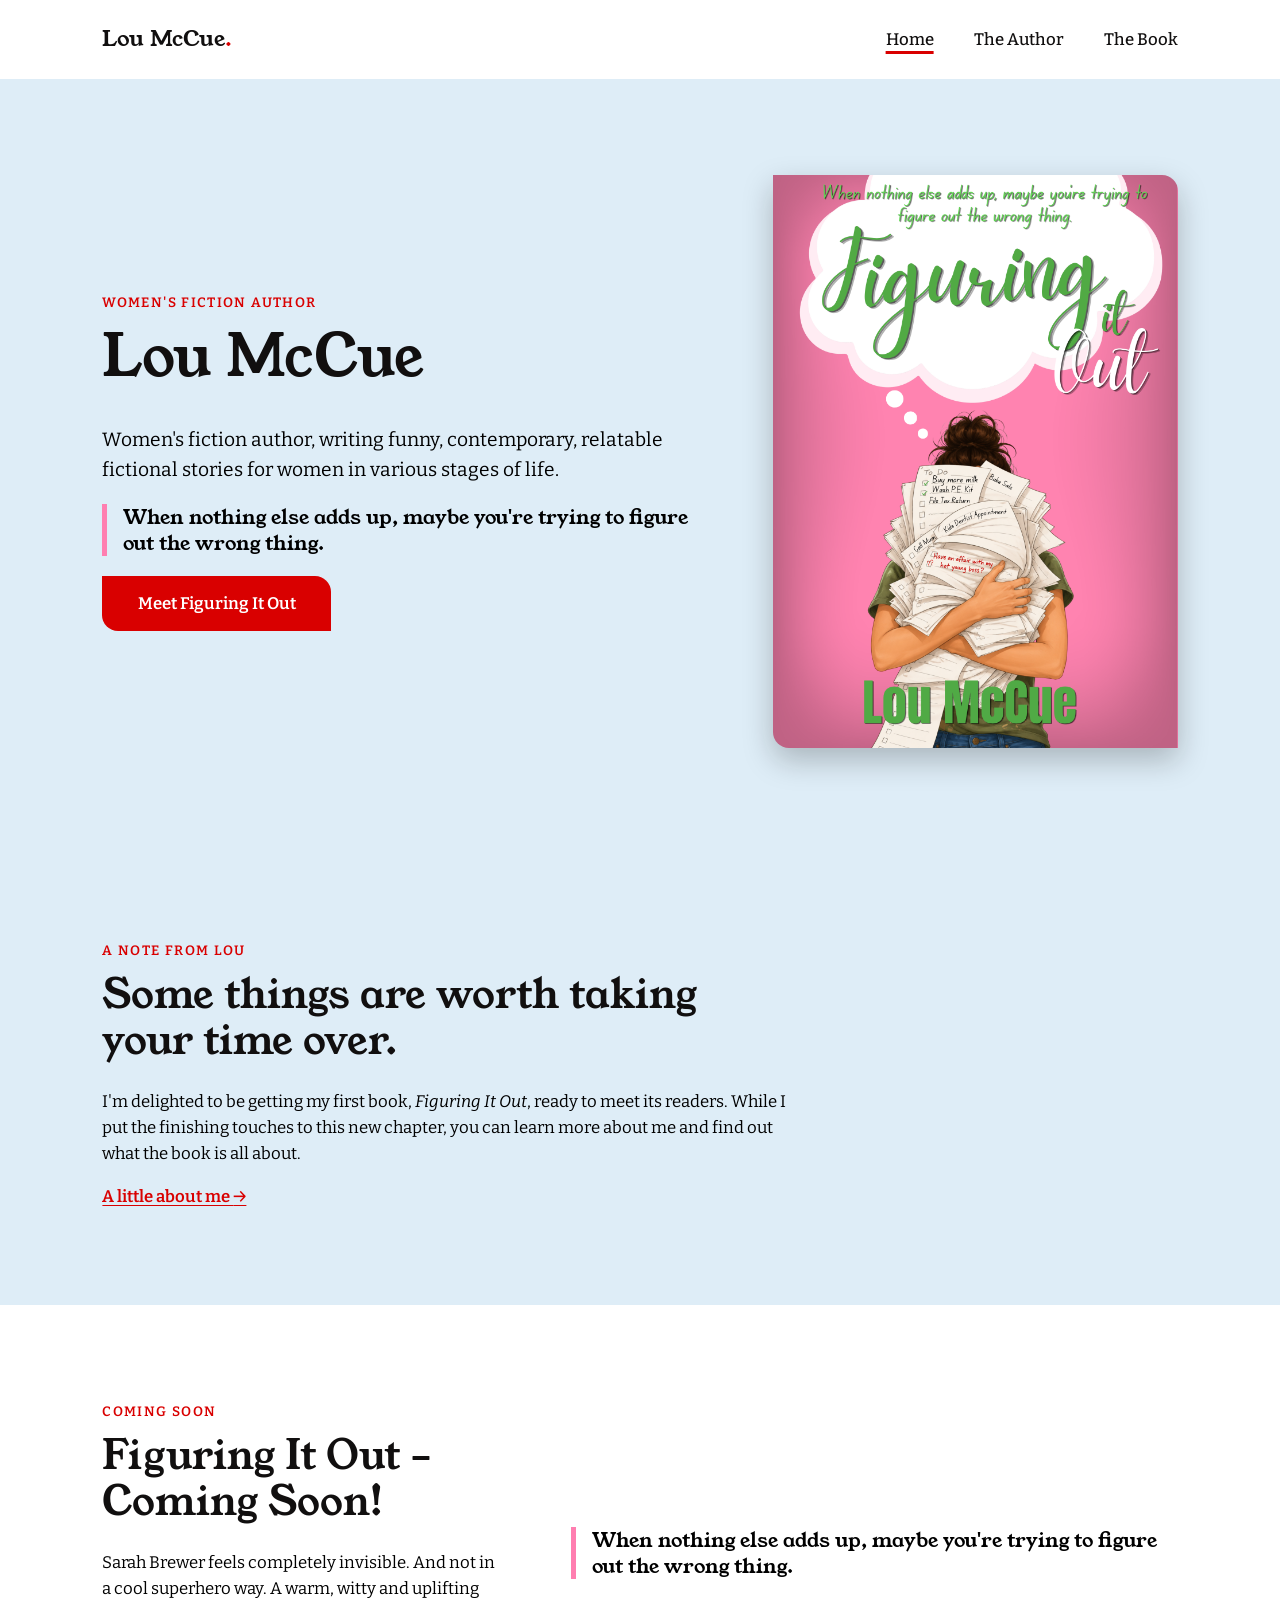
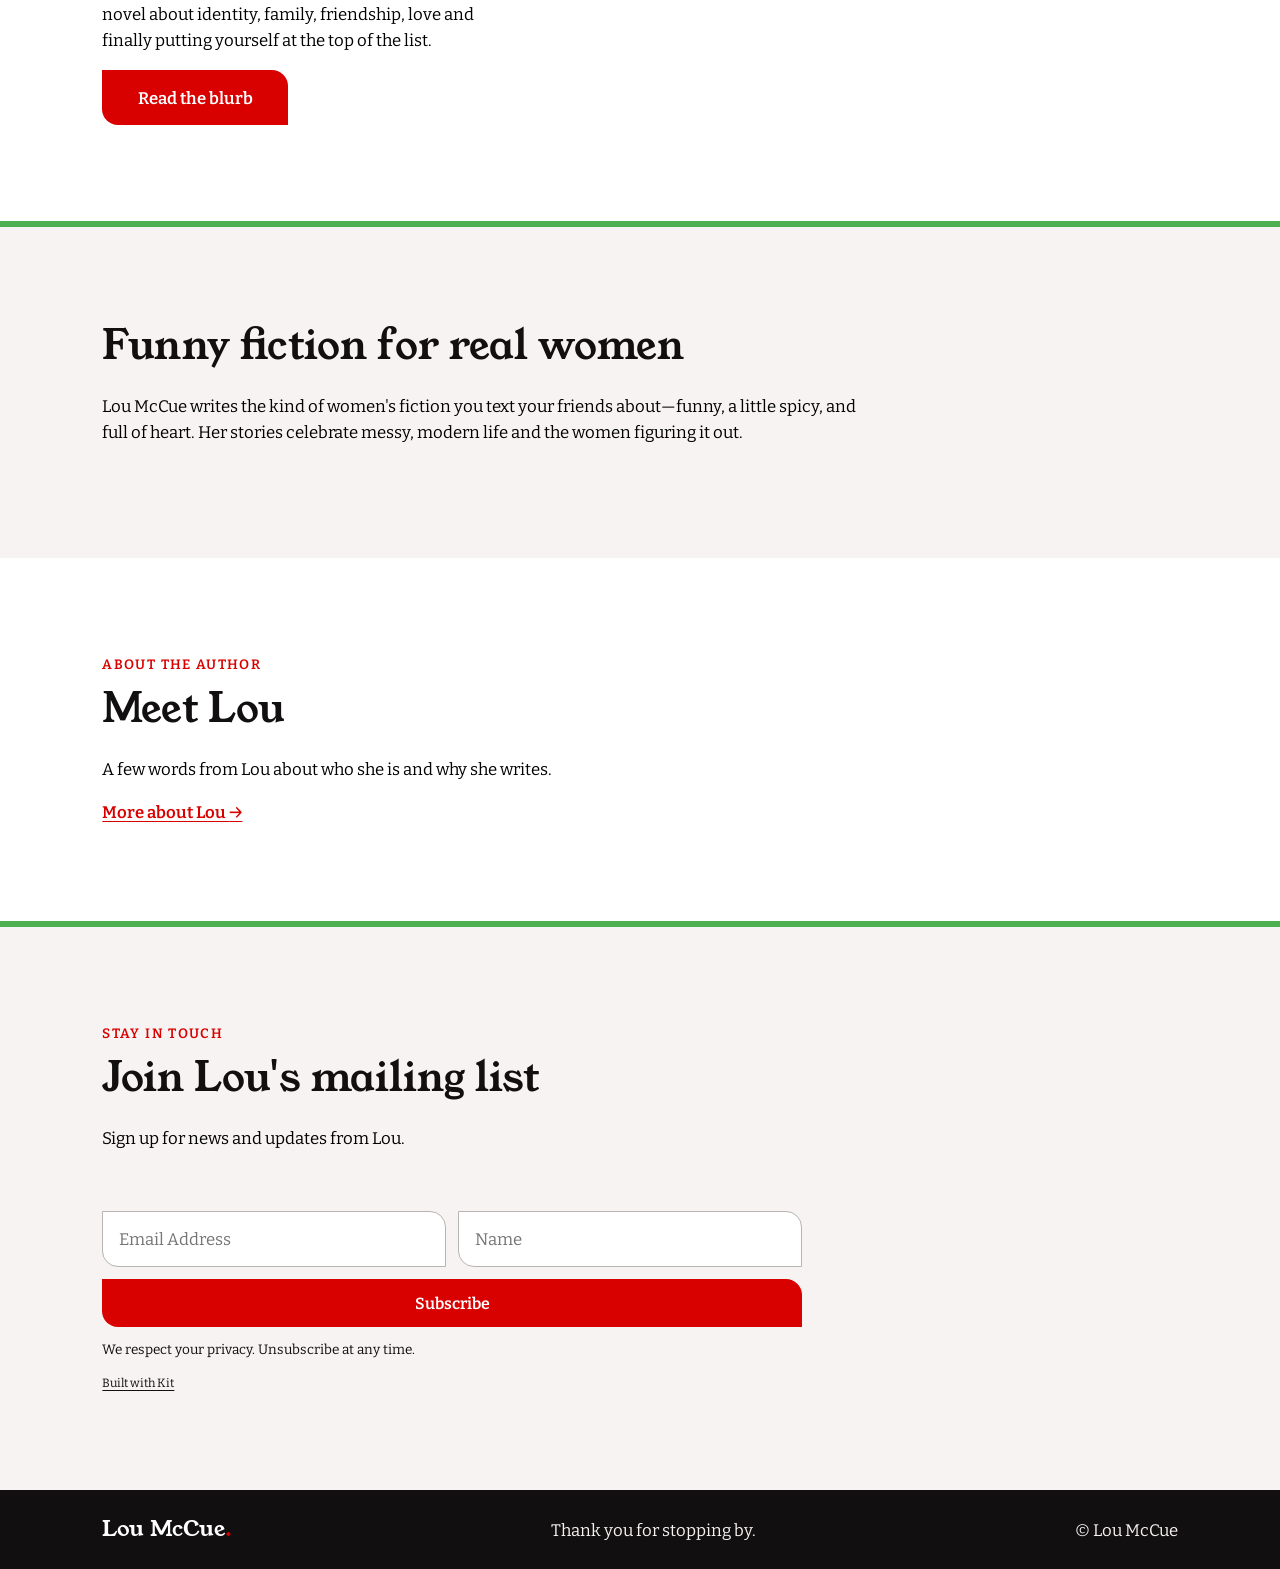
<file: index.html>
<!doctype html>
<html lang="en">
  <head>
    <meta charset="utf-8">
    <meta name="viewport" content="width=device-width, initial-scale=1">
    <meta name="description" content="Lou McCue – women's fiction author, writing funny, contemporary, relatable fictional stories for women in various stages of life.">
    <title>Lou McCue | Women's Fiction Author</title>
    <link rel="stylesheet" href="styles.css">
  </head>
  <body>
    <header class="site-header">
      <a class="wordmark" href="index.html" aria-label="Lou McCue home">Lou McCue<span>.</span></a>
      <nav aria-label="Main navigation">
        <a href="index.html" aria-current="page">Home</a>
        <a href="about.html">The Author</a>
        <a href="book.html">The Book</a>
      </nav>
    </header>

    <main>
      <section class="hero">
        <div class="hero-copy">
          <p class="eyebrow">Women's fiction author</p>
          <h1>Lou McCue</h1>
          <p class="page-lead">Women's fiction author, writing funny, contemporary, relatable fictional stories for women in various stages of life.</p>
          <p class="cover-tagline">When nothing else adds up, maybe you're trying to figure out the wrong thing.</p>
          <a class="button" href="book.html">Meet Figuring It Out</a>
        </div>
        <div class="hero-art book-cover-wrap">
          <img class="book-cover" src="images/Louise Cover design.png" alt="Front cover of Figuring It Out by Lou McCue: a woman hugging a pile of to-do lists on a pink background" width="1292" height="1807">
        </div>
      </section>

      <section class="intro section-wrap">
        <p class="eyebrow">A note from Lou</p>
        <h2>Some things are worth taking your time over.</h2>
        <p>I'm delighted to be getting my first book, <em>Figuring It Out</em>, ready to meet its readers. While I put the finishing touches to this new chapter, you can learn more about me and find out what the book is all about.</p>
        <a class="text-link" href="about.html">A little about me <span aria-hidden="true">→</span></a>
      </section>

      <section class="book-teaser">
        <div class="teaser-copy">
          <p class="eyebrow">Coming soon</p>
          <h2>Figuring It Out – Coming Soon!</h2>
          <p>Sarah Brewer feels completely invisible. And not in a cool superhero way. A warm, witty and uplifting novel about identity, family, friendship, love and finally putting yourself at the top of the list.</p>
          <a class="button" href="book.html">Read the blurb</a>
        </div>
        <div class="book-cover-wrap">
          <p class="cover-tagline">When nothing else adds up, maybe you're trying to figure out the wrong thing.</p>
        </div>
      </section>

      <section class="band">
        <div class="band-inner">
          <h2>Funny fiction for real women</h2>
          <p>Lou McCue writes the kind of women's fiction you text your friends about—funny, a little spicy, and full of heart. Her stories celebrate messy, modern life and the women figuring it out.</p>
        </div>
      </section>

      <section class="teaser-bio section-wrap">
        <p class="eyebrow">About the author</p>
        <h2>Meet Lou</h2>
        <p>A few words from Lou about who she is and why she writes.</p>
        <a class="text-link" href="about.html">More about Lou <span aria-hidden="true">→</span></a>
      </section>

      <section class="band" aria-labelledby="newsletter-heading">
        <div class="band-inner">
          <p class="eyebrow">Stay in touch</p>
          <h2 id="newsletter-heading">Join Lou's mailing list</h2>
          <p>Sign up for news and updates from Lou.</p>
          <script src="https://f.convertkit.com/ckjs/ck.5.js"></script>
          <form action="https://app.kit.com/forms/10174779/subscriptions" class="seva-form formkit-form kit-signup-form" method="post" data-sv-form="10174779" data-uid="135f1c1a15" data-format="inline" data-version="5" data-options="{&quot;settings&quot;:{&quot;after_subscribe&quot;:{&quot;action&quot;:&quot;message&quot;,&quot;success_message&quot;:&quot;Success! Now check your email to confirm your subscription.&quot;,&quot;redirect_url&quot;:&quot;&quot;},&quot;analytics&quot;:{&quot;google&quot;:null,&quot;fathom&quot;:null,&quot;facebook&quot;:null,&quot;segment&quot;:null,&quot;pinterest&quot;:null,&quot;sparkloop&quot;:null,&quot;googletagmanager&quot;:null},&quot;modal&quot;:{&quot;trigger&quot;:&quot;timer&quot;,&quot;scroll_percentage&quot;:null,&quot;timer&quot;:5,&quot;devices&quot;:&quot;all&quot;,&quot;show_once_every&quot;:15},&quot;powered_by&quot;:{&quot;show&quot;:true,&quot;url&quot;:&quot;https://kit.com/features/forms?utm_campaign=poweredby&amp;utm_content=form&amp;utm_medium=referral&amp;utm_source=dynamic&quot;},&quot;recaptcha&quot;:{&quot;enabled&quot;:false},&quot;return_visitor&quot;:{&quot;action&quot;:&quot;show&quot;,&quot;custom_content&quot;:&quot;&quot;},&quot;slide_in&quot;:{&quot;display_in&quot;:&quot;bottom_right&quot;,&quot;trigger&quot;:&quot;timer&quot;,&quot;scroll_percentage&quot;:null,&quot;timer&quot;:5,&quot;devices&quot;:&quot;all&quot;,&quot;show_once_every&quot;:15},&quot;sticky_bar&quot;:{&quot;display_in&quot;:&quot;top&quot;,&quot;trigger&quot;:&quot;timer&quot;,&quot;scroll_percentage&quot;:null,&quot;timer&quot;:5,&quot;devices&quot;:&quot;all&quot;,&quot;show_once_every&quot;:15}},&quot;version&quot;:&quot;5&quot;}" min-width="400 500 600 700 800">
            <div data-style="full">
              <div data-element="column" class="formkit-column">
                <ul class="formkit-alert formkit-alert-error" data-element="errors" data-group="alert"></ul>
                <div data-element="fields" class="seva-fields formkit-fields">
                  <div class="formkit-field">
                    <input class="formkit-input" name="email_address" aria-label="Email Address" placeholder="Email Address" autocomplete="email" required type="email">
                  </div>
                  <div class="formkit-field">
                    <input class="formkit-input" aria-label="Name" name="fields[name]" placeholder="Name" autocomplete="name" type="text">
                  </div>
                  <button data-element="submit" class="formkit-submit" type="submit"><span>Subscribe</span></button>
                </div>
                <p class="formkit-guarantee">We respect your privacy. Unsubscribe at any time.</p>
                <div class="formkit-powered-by-convertkit-container">
                  <a href="https://kit.com/features/forms?utm_campaign=poweredby&amp;utm_content=form&amp;utm_medium=referral&amp;utm_source=dynamic" data-element="powered-by" class="formkit-powered-by-convertkit" target="_blank" rel="nofollow noopener">Built with Kit</a>
                </div>
              </div>
            </div>
          </form>
        </div>
      </section>
    </main>

    <footer class="site-footer">
      <a class="wordmark" href="index.html">Lou McCue<span>.</span></a>
      <p>Thank you for stopping by.</p>
      <span>© Lou McCue</span>
    </footer>
  </body>
</html>
</file>
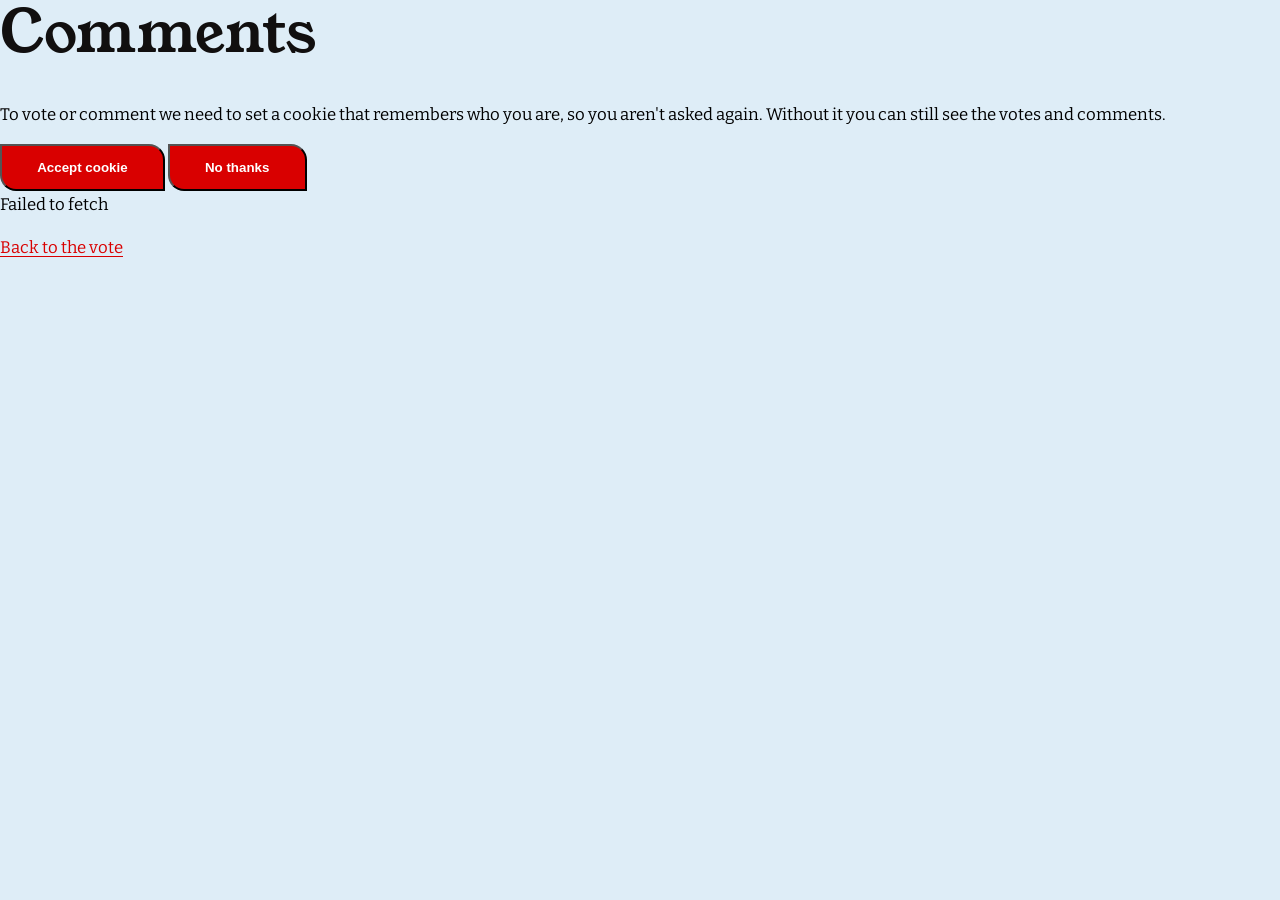
<file: readers/comments.html>
<!doctype html>
<html lang="en">
  <head>
    <meta charset="utf-8">
    <meta name="viewport" content="width=device-width, initial-scale=1">
    <meta name="robots" content="noindex, nofollow">
    <title>Comments | Lou McCue</title>
    <link rel="stylesheet" href="../styles.css">
  </head>
  <body>
    <main>
      <section>
        <h1>Comments</h1>
        <div id="banner" hidden>
          <p>To vote or comment we need to set a cookie that remembers who you are, so you aren't asked again. Without it you can still see the votes and comments.</p>
          <button class="button" data-accept>Accept cookie</button>
          <button class="button" data-decline>No thanks</button>
        </div>
        <form id="form">
          <p><label>Name <input name="author" maxlength="60" required></label></p>
          <p><label>Comment <textarea name="body" maxlength="1000" rows="4" required></textarea></label></p>
          <button class="button" type="submit">Send</button>
        </form>
        <p id="msg" role="status"></p>
        <div id="list"></div>
        <p><a href="vote.html">Back to the vote</a></p>
        <script type="module">
          import { addComment, listComments, initConsent } from "./js/api.js";
          const msg = document.getElementById("msg");
          const list = document.getElementById("list");
          let voter = null;
          const form = document.getElementById("form");
          initConsent(document.getElementById("banner"), (id) => {
            voter = id;
            form.hidden = !id;
            if (!id) msg.textContent = "Accept the cookie to leave a comment.";
          });
          async function load() {
            try {
              const rows = await listComments();
              list.replaceChildren(...rows.map((c) => {
                const d = document.createElement("p");
                const s = document.createElement("strong");
                s.textContent = c.author;
                d.append(s, document.createElement("br"), document.createTextNode(c.body));
                return d;
              }));
            } catch (e) { msg.textContent = e.message; }
          }
          document.getElementById("form").addEventListener("submit", async (ev) => {
            ev.preventDefault();
            const f = ev.target;
            try {
              if (!voter) return;
              await addComment(voter, f.author.value, f.body.value);
              f.reset();
              msg.textContent = "Thanks! Your comment will appear once approved.";
            } catch (e) { msg.textContent = e.message; }
          });
          load();
        </script>
      </section>
    </main>
  </body>
</html>
</file>
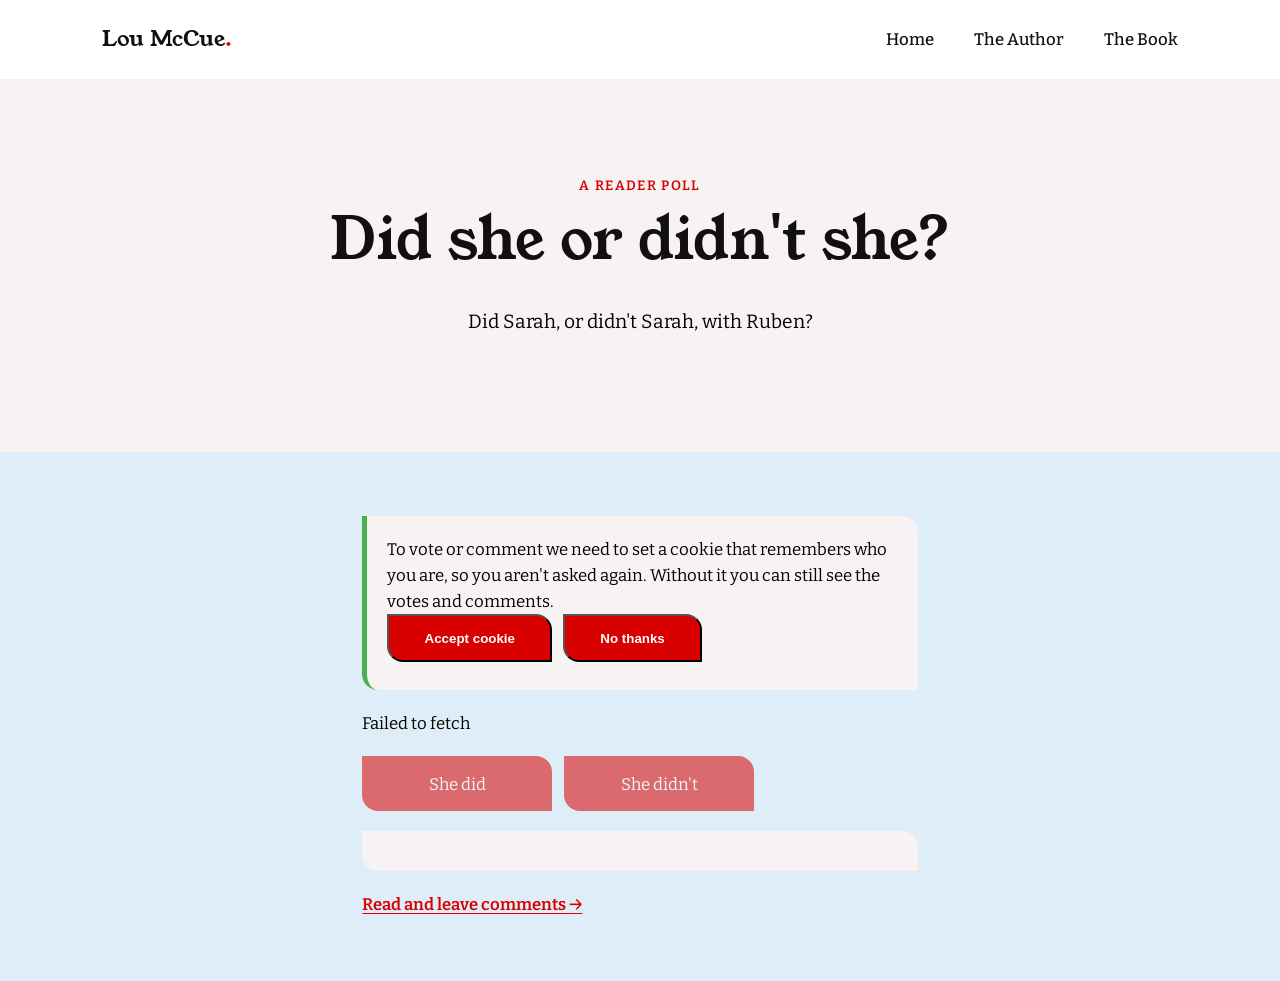
<file: readers/vote.html>
<!doctype html>
<html lang="en">
  <head>
    <meta charset="utf-8">
    <meta name="viewport" content="width=device-width, initial-scale=1">
    <meta name="robots" content="noindex, nofollow">
    <title>Vote | Lou McCue</title>
    <link rel="stylesheet" href="../styles.css">
  </head>
  <body>
    <header class="site-header">
      <a class="wordmark" href="../index.html" aria-label="Lou McCue home">Lou McCue<span>.</span></a>
      <nav aria-label="Main navigation">
        <a href="../index.html">Home</a>
        <a href="../about.html">The Author</a>
        <a href="../book.html">The Book</a>
      </nav>
    </header>
    <main class="reader-page">
      <section class="page-heading vote-heading">
        <p class="eyebrow">A reader poll</p>
        <h1>Did she or didn't she?</h1>
        <p class="page-lead">Did Sarah, or didn't Sarah, with Ruben?</p>
      </section>
      <section class="vote-panel" aria-label="Cast your vote">
        <div id="banner" class="consent-banner" role="region" aria-label="Cookie consent" hidden>
          <p>To vote or comment we need to set a cookie that remembers who you are, so you aren't asked again. Without it you can still see the votes and comments.</p>
          <button class="button" data-accept>Accept cookie</button>
          <button class="button" data-decline>No thanks</button>
        </div>
        <p id="msg" class="reader-message" role="status" aria-live="polite"></p>
        <div id="buttons" class="vote-choices" role="group" aria-label="Choose your answer">
          <button class="button" data-choice="did">She did</button>
          <button class="button" data-choice="didnt">She didn't</button>
        </div>
        <p id="results" class="vote-results" aria-live="polite"></p>
        <p class="vote-comments"><a class="text-link" href="comments.html">Read and leave comments <span aria-hidden="true">→</span></a></p>
        <script type="module">
          import { castVote, voteResults, myVote, initConsent } from "./js/api.js";
          const msg = document.getElementById("msg");
          const results = document.getElementById("results");
          const buttons = document.querySelectorAll("[data-choice]");
          let voter = null;
          const show = (r) => { results.textContent = `She did: ${r.did} · She didn't: ${r.didnt}`; };
          voteResults().then(show).catch((e) => { msg.textContent = e.message; });
          initConsent(document.getElementById("banner"), async (id) => {
            voter = id;
            buttons.forEach((b) => { b.disabled = !id; });
            if (!id) { msg.textContent = "Accept the cookie to cast your vote."; return; }
            msg.textContent = "";
            try {
              const prev = await myVote(id);
              if (prev) msg.textContent = "You voted: " + (prev === "did" ? "She did" : "She didn't") + ". You can change your vote.";
            } catch (e) { /* ignore */ }
          });
          buttons.forEach((b) => b.addEventListener("click", async () => {
            if (!voter) return;
            try { show(await castVote(voter, b.dataset.choice)); msg.textContent = "Thanks, your vote is in."; }
            catch (e) { msg.textContent = e.message; }
          }));
        </script>
      </section>
    </main>
  </body>
</html>
</file>
<file: styles.css>
@import url('https://fonts.googleapis.com/css2?family=Bitter:wght@300;400;500;600&family=Young+Serif&display=swap');

:root {
  color-scheme: light;
  --sky: hsl(204, 60%, 92%);
  --white: #ffffff;
  --offwhite: #f6f3f2;
  --red: #d90000;
  --red-dark: #a80000;
  --black: #110f0f;
  --pink: #ff7eb0;
  --green: #4caf50;
  --heading: 'Young Serif', Georgia, serif;
  --body: 'Bitter', Georgia, serif;
}

* { box-sizing: border-box; }

body {
  margin: 0;
  background: var(--sky);
  color: #000;
  font-family: var(--body);
  font-weight: 400;
  font-size: 1.05rem;
  line-height: 1.55;
}

h1, h2, h3 {
  margin: 0 0 0.6em;
  font-family: var(--heading);
  font-weight: 400;
  line-height: 1.15;
  color: var(--black);
}
h1 { font-size: clamp(2.2rem, 5vw, 3.6rem); }
h2 { font-size: clamp(1.7rem, 3.5vw, 2.5rem); }
p { margin: 0 0 1em; }
img { max-width: 100%; height: auto; }

a { color: var(--red); text-underline-offset: 3px; }
a:hover { color: var(--red-dark); }

a:focus-visible, .button:focus-visible {
  outline: 3px solid var(--black);
  outline-offset: 3px;
}

.site-header, .site-footer {
  display: flex;
  flex-wrap: wrap;
  gap: 12px 24px;
  align-items: center;
  justify-content: space-between;
  padding: 22px 8%;
}

.site-header { background: var(--white); }
.site-footer { background: var(--black); color: var(--offwhite); }
.site-footer a { color: var(--white); }
.site-footer p { margin: 0; }

.wordmark {
  color: var(--black);
  font-family: var(--heading);
  font-size: 1.4rem;
  text-decoration: none;
}
.wordmark:hover { color: var(--red); }
.wordmark span { color: var(--red); }
.site-footer .wordmark { color: var(--white); }

nav { display: flex; flex-wrap: wrap; gap: 8px clamp(18px, 4vw, 40px); }
nav a { color: var(--black); font-weight: 500; text-decoration: none; }
nav a:hover { color: var(--red); }
nav a[aria-current="page"] {
  text-decoration: underline;
  text-decoration-color: var(--red);
  text-decoration-thickness: 3px;
  text-underline-offset: 6px;
}

.eyebrow {
  margin-bottom: 0.8em;
  color: var(--red);
  font-size: 0.85rem;
  font-weight: 600;
  letter-spacing: 0.1em;
  text-transform: uppercase;
}

.button {
  display: inline-block;
  padding: 0.9rem 2.2rem;
  border-radius: 0 1rem;
  background: var(--red);
  color: var(--white);
  font-weight: 600;
  text-decoration: none;
  transition: background 0.2s;
}
.button:hover { background: var(--red-dark); color: var(--white); }

.text-link { font-weight: 600; }

.section-wrap, .page-heading, .band, .hero, .book-details, .book-teaser {
  padding: clamp(48px, 8vw, 96px) 8%;
}

.hero, .book-teaser, .book-details {
  display: grid;
  gap: clamp(28px, 5vw, 64px);
  align-items: center;
  grid-template-columns: 2fr 3fr;
}

.hero { grid-template-columns: 3fr 2fr; }
.hero-art { order: 2; }

.book-cover {
  display: block;
  width: 100%;
  border-radius: 0 1rem;
  box-shadow: 0 12px 30px rgb(17 15 15 / 25%);
  background: var(--pink);
  min-height: 200px;
}

.cover-tagline {
  font-family: var(--heading);
  font-size: 1.25rem;
  line-height: 1.3;
  padding-left: 1rem;
  border-left: 5px solid var(--pink);
}

.book-teaser { background: var(--white); }
.band { background: var(--offwhite); border-top: 6px solid var(--green); }
.band-inner { max-width: 760px; }

.page-heading { background: var(--offwhite); }
.page-lead { max-width: 640px; font-size: 1.2rem; }

.intro { max-width: 900px; }

.status {
  display: inline-block;
  margin-bottom: 1.2rem;
  padding: 0.3rem 1rem;
  border-radius: 0 1rem;
  background: var(--black);
  color: var(--white);
  font-weight: 600;
}

.blurb p:first-child { font-family: var(--heading); font-size: 1.3rem; }

.about-content {
  display: grid;
  gap: clamp(28px, 5vw, 64px);
  grid-template-columns: 2fr 3fr;
  align-items: start;
}

.headshot-frame {
  position: relative;
  aspect-ratio: 3 / 4;
  overflow: hidden;
  border-radius: 1.5rem;
  background: var(--offwhite);
  border: 2px dashed var(--black);
  display: grid;
  place-items: center;
  text-align: center;
}
.headshot-frame::before {
  content: "Headshot coming soon";
  padding: 1rem;
  font-family: var(--heading);
  color: var(--black);
}
.headshot-frame img {
  position: absolute;
  inset: 0;
  width: 100%;
  height: 100%;
  object-fit: cover;
  background: var(--offwhite);
}

.teaser-bio { background: var(--white); }

.reader-page { min-height: 100vh; }

.vote-heading { text-align: center; }
.vote-heading .page-lead { margin-inline: auto; }

.vote-panel {
  display: grid;
  gap: 1.25rem;
  max-width: 760px;
  margin: 0 auto;
  padding: clamp(32px, 6vw, 64px) 8%;
}

.consent-banner, .vote-results {
  padding: 1.25rem;
  border-radius: 0 1rem;
  background: var(--offwhite);
}

.consent-banner { border-left: 5px solid var(--green); }
.consent-banner .button { margin: 0 0.5rem 0.5rem 0; }
.consent-banner p, .vote-results { margin: 0; }

.vote-choices {
  display: flex;
  flex-wrap: wrap;
  gap: 12px;
}

.vote-choices .button {
  min-width: min(100%, 190px);
  border: 0;
  font: inherit;
  cursor: pointer;
}

.vote-choices .button:disabled {
  cursor: not-allowed;
  opacity: 0.55;
}

.reader-message { min-height: 1.55em; margin: 0; }
.vote-comments { margin: 0; }

.kit-signup-form {
  max-width: 700px;
  margin: 1.5rem 0 0;
  padding: 0;
  overflow: visible;
  border: 0;
  border-radius: 0;
  background: transparent;
  box-shadow: none;
  color: var(--black);
  font-family: var(--body);
}

.kit-signup-form [data-style="full"] { width: 100%; }
.kit-signup-form .formkit-column { padding: 0; }
.kit-signup-form .formkit-fields {
  display: grid;
  grid-template-columns: repeat(2, minmax(0, 1fr));
  gap: 12px;
}

.kit-signup-form .formkit-field { min-width: 0; margin: 0; }
.kit-signup-form .formkit-input {
  width: 100%;
  min-width: 0;
  margin: 0;
  padding: 0.9rem 1rem;
  border: 1px solid #b9b4b1;
  border-radius: 0 1rem;
  background: var(--white);
  color: var(--black);
  font: inherit;
}

.kit-signup-form .formkit-input:focus-visible {
  outline: 3px solid var(--black);
  outline-offset: 2px;
}

.kit-signup-form .formkit-submit {
  grid-column: 1 / -1;
  width: 100%;
  margin: 0;
  padding: 0.9rem 2.2rem;
  border: 0;
  border-radius: 0 1rem;
  background: var(--red);
  color: var(--white);
  font: 600 1rem var(--body);
  cursor: pointer;
  transition: background 0.2s;
}

.kit-signup-form .formkit-submit:hover { background: var(--red-dark); }
.kit-signup-form .formkit-submit:focus-visible { outline: 3px solid var(--black); outline-offset: 3px; }
.kit-signup-form .formkit-alert { width: 100%; margin: 0 0 12px; padding: 12px; }
.kit-signup-form .formkit-guarantee { margin: 12px 0 0; font-size: 0.85rem; }
.kit-signup-form .formkit-powered-by-convertkit-container { margin-top: 8px; }
.kit-signup-form .formkit-powered-by-convertkit {
  width: auto;
  height: auto;
  background: none;
  color: inherit;
  font-size: 0.75rem;
  text-indent: 0;
}

@media (max-width: 760px) {
  .hero, .book-teaser, .book-details, .about-content { grid-template-columns: 1fr; }
  .hero-art { order: 0; max-width: 320px; }
  .book-cover-wrap, .headshot-frame { max-width: 320px; }
  .site-header, .site-footer { flex-direction: column; align-items: flex-start; }
  .vote-choices { flex-direction: column; }
  .vote-choices .button { width: 100%; }
  .kit-signup-form .formkit-fields { grid-template-columns: 1fr; }
  .kit-signup-form .formkit-submit { grid-column: auto; }
}
</file>
